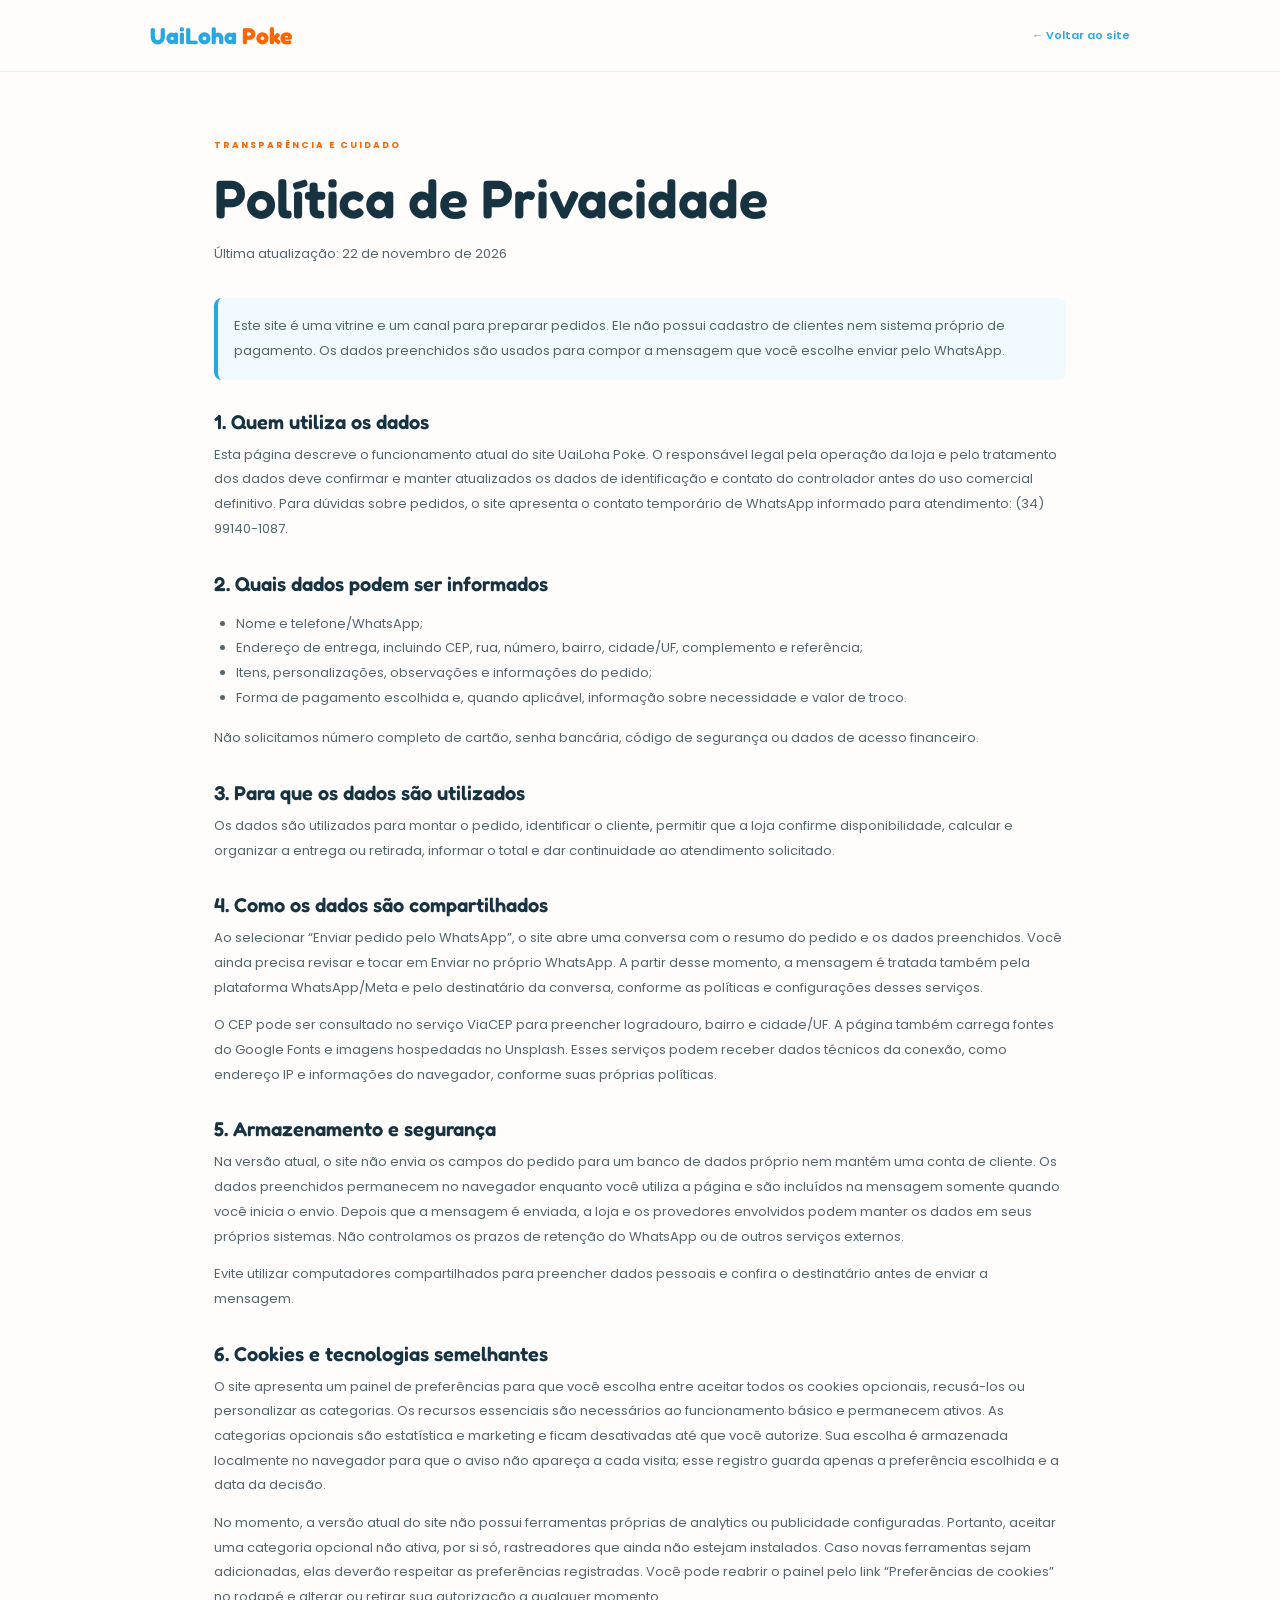
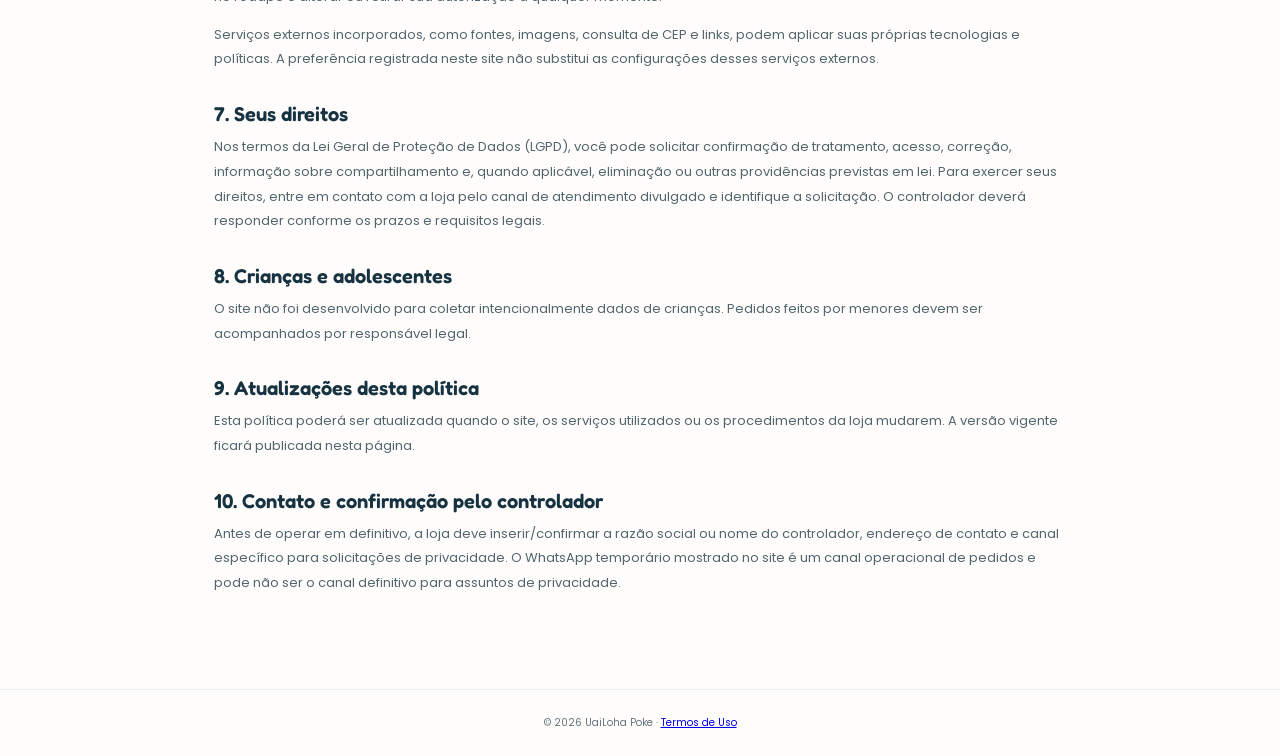
<file: politica-de-privacidade.html>
<!doctype html>
<html lang="pt-BR"><head><meta charset="UTF-8">
  <link rel="icon" type="image/png" href="https://raw.githubusercontent.com/Alexsandrolima255300/Uailoha-Poke/ad8ede3c7702f69f5e012503746adb7264a14dd9/WhatsApp_Image_2026-11-22_at_13.41.46-removebg-preview.png" />
  <link rel="shortcut icon" type="image/png" href="https://raw.githubusercontent.com/Alexsandrolima255300/Uailoha-Poke/ad8ede3c7702f69f5e012503746adb7264a14dd9/WhatsApp_Image_2026-11-22_at_13.41.46-removebg-preview.png" />
  <link rel="apple-touch-icon" href="https://raw.githubusercontent.com/Alexsandrolima255300/Uailoha-Poke/ad8ede3c7702f69f5e012503746adb7264a14dd9/WhatsApp_Image_2026-11-22_at_13.41.46-removebg-preview.png" />
<meta name="viewport" content="width=device-width, initial-scale=1"><meta name="theme-color" content="#fffdfc"><meta name="description" content="Entenda quais dados são utilizados no pedido da UaiLoha Poke, para quais finalidades e como são compartilhados."><meta name="robots" content="index,follow"><link rel="canonical" href="https://uailoha-poke.vercel.app/politica-de-privacidade.html"><link rel="preconnect" href="https://fonts.googleapis.com"><link rel="preconnect" href="https://fonts.gstatic.com" crossorigin><link href="https://fonts.googleapis.com/css2?family=Fredoka:wght@500;600;700&family=Poppins:wght@400;500;600;700&display=swap" rel="stylesheet"><link rel="stylesheet" href="styles.css"><style>
.legal-page{min-height:100vh;background:#fffdfc}.legal-header{padding:22px max(6%,calc((100% - 980px)/2));display:flex;align-items:center;justify-content:space-between;border-bottom:1px solid #e9eff1}.legal-brand{font:700 23px var(--fredoka);color:#26a9e1;text-decoration:none}.legal-brand span{color:#ff6600}.legal-back{font:600 11px var(--poppins);color:#26a9e1;text-decoration:none}.legal-content{max-width:900px;margin:0 auto;padding:58px 24px 80px}.legal-content .eyebrow{color:#ff6600}.legal-content h1{font:600 clamp(36px,6vw,54px)/1.05 var(--fredoka);color:#173342;margin:15px 0}.legal-updated{font:400 11px var(--poppins);color:#65737a;margin-bottom:32px}.legal-content h2{font:600 20px var(--fredoka);color:#173342;margin:30px 0 9px}.legal-content p,.legal-content li{font:400 13px/1.9 var(--poppins);color:#53656d}.legal-content ul{padding-left:22px}.legal-alert{background:#f0faff;border-left:4px solid #26a9e1;border-radius:8px;padding:16px;margin:22px 0}.legal-alert p{margin:0}.legal-footer{text-align:center;padding:25px;border-top:1px solid #e9eff1;font:400 10px var(--poppins);color:#65737a}@media(max-width:600px){.legal-header{padding:18px 20px}.legal-content{padding:40px 20px 60px}.legal-content p,.legal-content li{font-size:12px}}
</style><title>Política de Privacidade | UaiLoha Poke</title></head>
<body class="legal-page"><header class="legal-header"><a class="legal-brand" href="index.html">UaiLoha <span>Poke</span></a><a class="legal-back" href="index.html">← Voltar ao site</a></header>
<main class="legal-content"><span class="eyebrow">TRANSPARÊNCIA E CUIDADO</span><h1>Política de Privacidade</h1><p class="legal-updated">Última atualização: 22 de novembro de 2026</p>
<div class="legal-alert"><p>Este site é uma vitrine e um canal para preparar pedidos. Ele não possui cadastro de clientes nem sistema próprio de pagamento. Os dados preenchidos são usados para compor a mensagem que você escolhe enviar pelo WhatsApp.</p></div>
<h2>1. Quem utiliza os dados</h2><p>Esta página descreve o funcionamento atual do site UaiLoha Poke. O responsável legal pela operação da loja e pelo tratamento dos dados deve confirmar e manter atualizados os dados de identificação e contato do controlador antes do uso comercial definitivo. Para dúvidas sobre pedidos, o site apresenta o contato temporário de WhatsApp informado para atendimento: (34) 99140-1087.</p>
<h2>2. Quais dados podem ser informados</h2><ul><li>Nome e telefone/WhatsApp;</li><li>Endereço de entrega, incluindo CEP, rua, número, bairro, cidade/UF, complemento e referência;</li><li>Itens, personalizações, observações e informações do pedido;</li><li>Forma de pagamento escolhida e, quando aplicável, informação sobre necessidade e valor de troco.</li></ul><p>Não solicitamos número completo de cartão, senha bancária, código de segurança ou dados de acesso financeiro.</p>
<h2>3. Para que os dados são utilizados</h2><p>Os dados são utilizados para montar o pedido, identificar o cliente, permitir que a loja confirme disponibilidade, calcular e organizar a entrega ou retirada, informar o total e dar continuidade ao atendimento solicitado.</p>
<h2>4. Como os dados são compartilhados</h2><p>Ao selecionar “Enviar pedido pelo WhatsApp”, o site abre uma conversa com o resumo do pedido e os dados preenchidos. Você ainda precisa revisar e tocar em Enviar no próprio WhatsApp. A partir desse momento, a mensagem é tratada também pela plataforma WhatsApp/Meta e pelo destinatário da conversa, conforme as políticas e configurações desses serviços.</p><p>O CEP pode ser consultado no serviço ViaCEP para preencher logradouro, bairro e cidade/UF. A página também carrega fontes do Google Fonts e imagens hospedadas no Unsplash. Esses serviços podem receber dados técnicos da conexão, como endereço IP e informações do navegador, conforme suas próprias políticas.</p>
<h2>5. Armazenamento e segurança</h2><p>Na versão atual, o site não envia os campos do pedido para um banco de dados próprio nem mantém uma conta de cliente. Os dados preenchidos permanecem no navegador enquanto você utiliza a página e são incluídos na mensagem somente quando você inicia o envio. Depois que a mensagem é enviada, a loja e os provedores envolvidos podem manter os dados em seus próprios sistemas. Não controlamos os prazos de retenção do WhatsApp ou de outros serviços externos.</p><p>Evite utilizar computadores compartilhados para preencher dados pessoais e confira o destinatário antes de enviar a mensagem.</p>
<h2 id="cookies">6. Cookies e tecnologias semelhantes</h2><p>O site apresenta um painel de preferências para que você escolha entre aceitar todos os cookies opcionais, recusá-los ou personalizar as categorias. Os recursos essenciais são necessários ao funcionamento básico e permanecem ativos. As categorias opcionais são estatística e marketing e ficam desativadas até que você autorize. Sua escolha é armazenada localmente no navegador para que o aviso não apareça a cada visita; esse registro guarda apenas a preferência escolhida e a data da decisão.</p><p>No momento, a versão atual do site não possui ferramentas próprias de analytics ou publicidade configuradas. Portanto, aceitar uma categoria opcional não ativa, por si só, rastreadores que ainda não estejam instalados. Caso novas ferramentas sejam adicionadas, elas deverão respeitar as preferências registradas. Você pode reabrir o painel pelo link “Preferências de cookies” no rodapé e alterar ou retirar sua autorização a qualquer momento.</p><p>Serviços externos incorporados, como fontes, imagens, consulta de CEP e links, podem aplicar suas próprias tecnologias e políticas. A preferência registrada neste site não substitui as configurações desses serviços externos.</p>
<h2>7. Seus direitos</h2><p>Nos termos da Lei Geral de Proteção de Dados (LGPD), você pode solicitar confirmação de tratamento, acesso, correção, informação sobre compartilhamento e, quando aplicável, eliminação ou outras providências previstas em lei. Para exercer seus direitos, entre em contato com a loja pelo canal de atendimento divulgado e identifique a solicitação. O controlador deverá responder conforme os prazos e requisitos legais.</p>
<h2>8. Crianças e adolescentes</h2><p>O site não foi desenvolvido para coletar intencionalmente dados de crianças. Pedidos feitos por menores devem ser acompanhados por responsável legal.</p>
<h2>9. Atualizações desta política</h2><p>Esta política poderá ser atualizada quando o site, os serviços utilizados ou os procedimentos da loja mudarem. A versão vigente ficará publicada nesta página.</p>
<h2>10. Contato e confirmação pelo controlador</h2><p>Antes de operar em definitivo, a loja deve inserir/confirmar a razão social ou nome do controlador, endereço de contato e canal específico para solicitações de privacidade. O WhatsApp temporário mostrado no site é um canal operacional de pedidos e pode não ser o canal definitivo para assuntos de privacidade.</p>
</main><footer class="legal-footer">© 2026 UaiLoha Poke · <a href="termos-de-uso.html">Termos de Uso</a></footer></body></html>
</file>
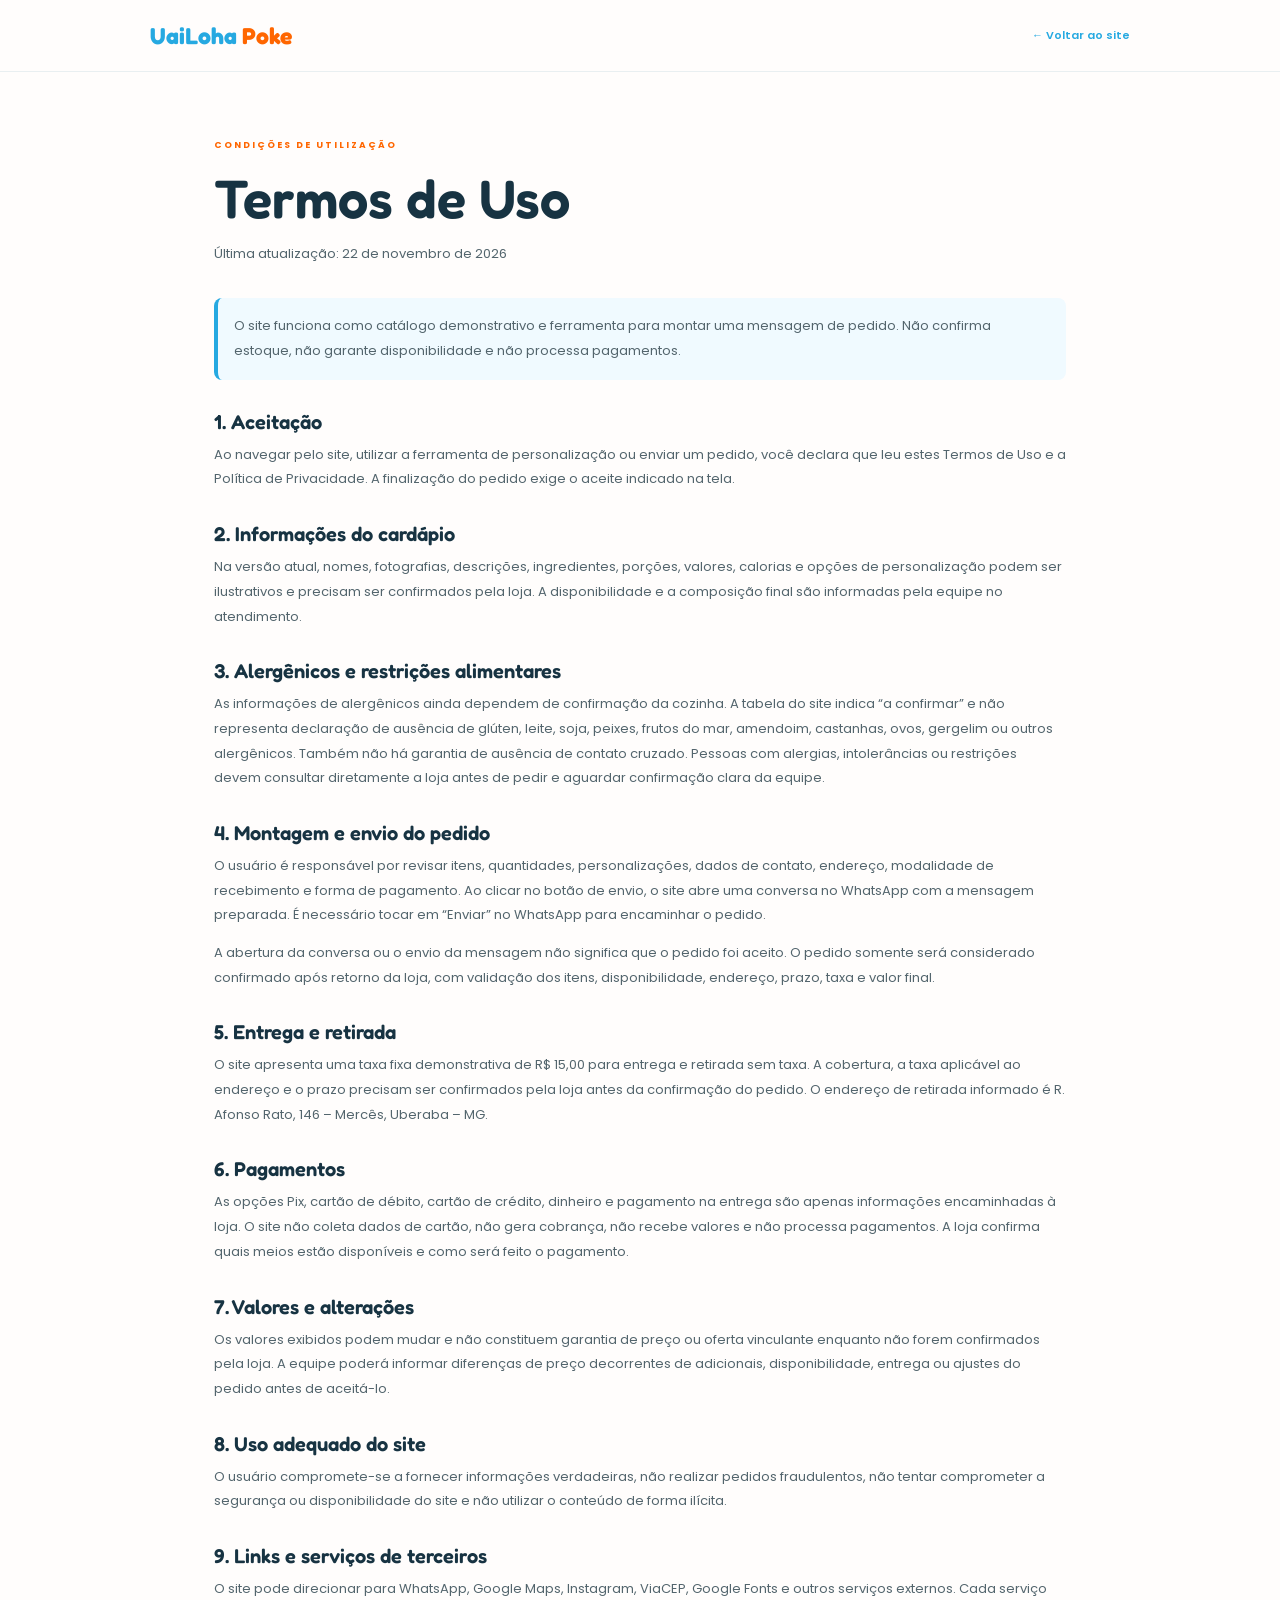
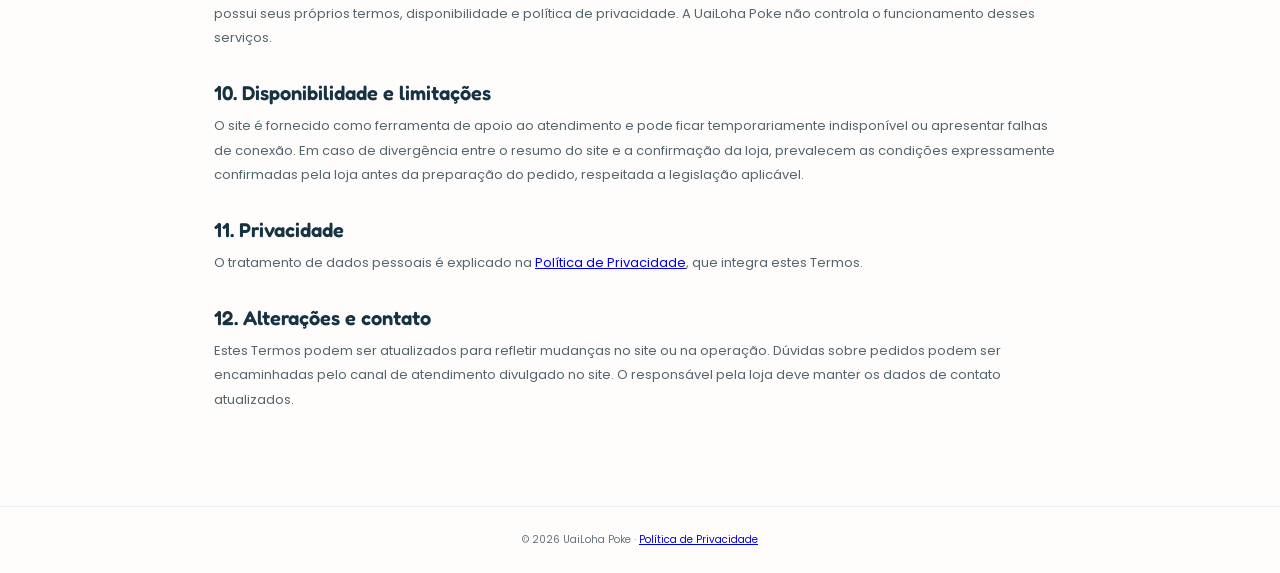
<file: termos-de-uso.html>
<!doctype html>
<html lang="pt-BR"><head><meta charset="UTF-8">
  <link rel="icon" type="image/png" href="https://raw.githubusercontent.com/Alexsandrolima255300/Uailoha-Poke/ad8ede3c7702f69f5e012503746adb7264a14dd9/WhatsApp_Image_2026-11-22_at_13.41.46-removebg-preview.png" />
  <link rel="shortcut icon" type="image/png" href="https://raw.githubusercontent.com/Alexsandrolima255300/Uailoha-Poke/ad8ede3c7702f69f5e012503746adb7264a14dd9/WhatsApp_Image_2026-11-22_at_13.41.46-removebg-preview.png" />
  <link rel="apple-touch-icon" href="https://raw.githubusercontent.com/Alexsandrolima255300/Uailoha-Poke/ad8ede3c7702f69f5e012503746adb7264a14dd9/WhatsApp_Image_2026-11-22_at_13.41.46-removebg-preview.png" />
<meta name="viewport" content="width=device-width, initial-scale=1"><meta name="theme-color" content="#fffdfc"><meta name="description" content="Consulte as condições de navegação, montagem e envio de pedidos pelo site da UaiLoha Poke em Uberaba."><meta name="robots" content="index,follow"><link rel="canonical" href="https://uailoha-poke.vercel.app/termos-de-uso.html"><link rel="preconnect" href="https://fonts.googleapis.com"><link rel="preconnect" href="https://fonts.gstatic.com" crossorigin><link href="https://fonts.googleapis.com/css2?family=Fredoka:wght@500;600;700&family=Poppins:wght@400;500;600;700&display=swap" rel="stylesheet"><link rel="stylesheet" href="styles.css"><style>
.legal-page{min-height:100vh;background:#fffdfc}.legal-header{padding:22px max(6%,calc((100% - 980px)/2));display:flex;align-items:center;justify-content:space-between;border-bottom:1px solid #e9eff1}.legal-brand{font:700 23px var(--fredoka);color:#26a9e1;text-decoration:none}.legal-brand span{color:#ff6600}.legal-back{font:600 11px var(--poppins);color:#26a9e1;text-decoration:none}.legal-content{max-width:900px;margin:0 auto;padding:58px 24px 80px}.legal-content .eyebrow{color:#ff6600}.legal-content h1{font:600 clamp(36px,6vw,54px)/1.05 var(--fredoka);color:#173342;margin:15px 0}.legal-updated{font:400 11px var(--poppins);color:#65737a;margin-bottom:32px}.legal-content h2{font:600 20px var(--fredoka);color:#173342;margin:30px 0 9px}.legal-content p,.legal-content li{font:400 13px/1.9 var(--poppins);color:#53656d}.legal-content ul{padding-left:22px}.legal-alert{background:#f0faff;border-left:4px solid #26a9e1;border-radius:8px;padding:16px;margin:22px 0}.legal-alert p{margin:0}.legal-footer{text-align:center;padding:25px;border-top:1px solid #e9eff1;font:400 10px var(--poppins);color:#65737a}@media(max-width:600px){.legal-header{padding:18px 20px}.legal-content{padding:40px 20px 60px}.legal-content p,.legal-content li{font-size:12px}}
</style><title>Termos de Uso | UaiLoha Poke</title></head>
<body class="legal-page"><header class="legal-header"><a class="legal-brand" href="index.html">UaiLoha <span>Poke</span></a><a class="legal-back" href="index.html">← Voltar ao site</a></header>
<main class="legal-content"><span class="eyebrow">CONDIÇÕES DE UTILIZAÇÃO</span><h1>Termos de Uso</h1><p class="legal-updated">Última atualização: 22 de novembro de 2026</p>
<div class="legal-alert"><p>O site funciona como catálogo demonstrativo e ferramenta para montar uma mensagem de pedido. Não confirma estoque, não garante disponibilidade e não processa pagamentos.</p></div>
<h2>1. Aceitação</h2><p>Ao navegar pelo site, utilizar a ferramenta de personalização ou enviar um pedido, você declara que leu estes Termos de Uso e a Política de Privacidade. A finalização do pedido exige o aceite indicado na tela.</p>
<h2>2. Informações do cardápio</h2><p>Na versão atual, nomes, fotografias, descrições, ingredientes, porções, valores, calorias e opções de personalização podem ser ilustrativos e precisam ser confirmados pela loja. A disponibilidade e a composição final são informadas pela equipe no atendimento.</p>
<h2>3. Alergênicos e restrições alimentares</h2><p>As informações de alergênicos ainda dependem de confirmação da cozinha. A tabela do site indica “a confirmar” e não representa declaração de ausência de glúten, leite, soja, peixes, frutos do mar, amendoim, castanhas, ovos, gergelim ou outros alergênicos. Também não há garantia de ausência de contato cruzado. Pessoas com alergias, intolerâncias ou restrições devem consultar diretamente a loja antes de pedir e aguardar confirmação clara da equipe.</p>
<h2>4. Montagem e envio do pedido</h2><p>O usuário é responsável por revisar itens, quantidades, personalizações, dados de contato, endereço, modalidade de recebimento e forma de pagamento. Ao clicar no botão de envio, o site abre uma conversa no WhatsApp com a mensagem preparada. É necessário tocar em “Enviar” no WhatsApp para encaminhar o pedido.</p><p>A abertura da conversa ou o envio da mensagem não significa que o pedido foi aceito. O pedido somente será considerado confirmado após retorno da loja, com validação dos itens, disponibilidade, endereço, prazo, taxa e valor final.</p>
<h2>5. Entrega e retirada</h2><p>O site apresenta uma taxa fixa demonstrativa de R$ 15,00 para entrega e retirada sem taxa. A cobertura, a taxa aplicável ao endereço e o prazo precisam ser confirmados pela loja antes da confirmação do pedido. O endereço de retirada informado é R. Afonso Rato, 146 – Mercês, Uberaba – MG.</p>
<h2>6. Pagamentos</h2><p>As opções Pix, cartão de débito, cartão de crédito, dinheiro e pagamento na entrega são apenas informações encaminhadas à loja. O site não coleta dados de cartão, não gera cobrança, não recebe valores e não processa pagamentos. A loja confirma quais meios estão disponíveis e como será feito o pagamento.</p>
<h2>7. Valores e alterações</h2><p>Os valores exibidos podem mudar e não constituem garantia de preço ou oferta vinculante enquanto não forem confirmados pela loja. A equipe poderá informar diferenças de preço decorrentes de adicionais, disponibilidade, entrega ou ajustes do pedido antes de aceitá-lo.</p>
<h2>8. Uso adequado do site</h2><p>O usuário compromete-se a fornecer informações verdadeiras, não realizar pedidos fraudulentos, não tentar comprometer a segurança ou disponibilidade do site e não utilizar o conteúdo de forma ilícita.</p>
<h2>9. Links e serviços de terceiros</h2><p>O site pode direcionar para WhatsApp, Google Maps, Instagram, ViaCEP, Google Fonts e outros serviços externos. Cada serviço possui seus próprios termos, disponibilidade e política de privacidade. A UaiLoha Poke não controla o funcionamento desses serviços.</p>
<h2>10. Disponibilidade e limitações</h2><p>O site é fornecido como ferramenta de apoio ao atendimento e pode ficar temporariamente indisponível ou apresentar falhas de conexão. Em caso de divergência entre o resumo do site e a confirmação da loja, prevalecem as condições expressamente confirmadas pela loja antes da preparação do pedido, respeitada a legislação aplicável.</p>
<h2>11. Privacidade</h2><p>O tratamento de dados pessoais é explicado na <a href="politica-de-privacidade.html">Política de Privacidade</a>, que integra estes Termos.</p>
<h2>12. Alterações e contato</h2><p>Estes Termos podem ser atualizados para refletir mudanças no site ou na operação. Dúvidas sobre pedidos podem ser encaminhadas pelo canal de atendimento divulgado no site. O responsável pela loja deve manter os dados de contato atualizados.</p>
</main><footer class="legal-footer">© 2026 UaiLoha Poke · <a href="politica-de-privacidade.html">Política de Privacidade</a></footer></body></html>
</file>
<file: styles.css>
:root{--blue:#26a9e1;--orange:#ff6600;--cream:#fffdfc;--ink:#173342;--muted:#65737a;--line:#e9eff1;--fredoka:"Fredoka",sans-serif;--poppins:"Poppins",sans-serif}*{box-sizing:border-box}html{scroll-behavior:smooth}body{margin:0;background:var(--cream);color:var(--ink);font-family:var(--poppins);-webkit-font-smoothing:antialiased}.announcement{height:30px;background:var(--blue);color:white;display:flex;align-items:center;justify-content:center;gap:10px;font-size:9px;font-weight:700;letter-spacing:1.8px}.announcement span{color:#fff;font-size:13px}.site-header{height:82px;padding:0 7.2%;display:flex;align-items:center;justify-content:space-between;background:var(--cream);position:relative;z-index:5;border-bottom:1px solid rgba(23,51,66,.06)}.brand{display:inline-flex;align-items:center;gap:9px;text-decoration:none;color:var(--blue)}.brand-mark{display:grid;place-items:center;width:39px;height:39px;border-radius:50%;background:var(--orange);color:white;font-size:23px}.brand-name{font:700 25px/ .8 var(--fredoka);letter-spacing:-1px}.brand-name>span{display:block;color:var(--orange);font-size:11px;letter-spacing:4px;margin-top:5px}.main-nav{display:flex;align-items:center;gap:37px}.main-nav a,.text-link{font-size:11px;font-weight:600;text-decoration:none;color:var(--ink);transition:.2s}.main-nav a:hover,.text-link:hover{color:var(--orange)}.main-nav .nav-cta{background:var(--orange);color:white;padding:13px 20px;border-radius:30px}.nav-cta span{margin-left:12px}.menu-toggle{display:none}.hero{position:relative;min-height:610px;padding:76px 10% 75px;display:grid;grid-template-columns:1fr 1fr;align-items:center;gap:5%;overflow:hidden;background:linear-gradient(110deg,#fffdfc 0%,#fffdfc 55%,#f0faff 55%,#f0faff 100%)}.hero-copy{max-width:510px;position:relative;z-index:2}.eyebrow{display:inline-flex;align-items:center;gap:9px;color:var(--orange);font-size:9px;font-weight:700;letter-spacing:2px}.eyebrow-dot{width:7px;height:7px;background:var(--blue);border-radius:50%}h1,h2,h3,p{margin-top:0}.hero h1{font:600 clamp(52px,6vw,82px)/.98 var(--fredoka);letter-spacing:-2.5px;margin:22px 0;color:var(--ink)}h1 em,h2 em{font-style:normal;color:var(--orange)}.hero-copy>p,.intro-copy>p,.section-heading>p{font-size:13px;line-height:2;color:var(--muted);max-width:400px}.hero-actions{display:flex;align-items:center;gap:25px;margin-top:30px}.button{display:inline-flex;align-items:center;gap:25px;padding:16px 22px;border-radius:30px;text-decoration:none;font-size:11px;font-weight:700;transition:transform .2s,box-shadow .2s}.button:hover{transform:translateY(-3px);box-shadow:0 9px 22px #17334220}.hero-actions .button-primary{position:relative;isolation:isolate;justify-content:center;gap:18px;padding:17px 38px;min-height:50px;border-radius:50% / 42%;clip-path:none;background:linear-gradient(180deg,#ff7a1c 0%,var(--orange) 52%,#f45b00 100%);color:#fff;background-image:linear-gradient(180deg,transparent 46%,#ffffff55 49%,#ffffff55 51%,transparent 54%),linear-gradient(180deg,#ff7a1c 0%,var(--orange) 52%,#f45b00 100%);filter:drop-shadow(0 5px 5px #ff660033);transition:transform .2s,filter .2s}.hero-actions .button-primary:hover{transform:translateY(-3px) rotate(-1deg);filter:drop-shadow(0 9px 8px #ff660044)}.button span{font-size:16px}.text-link span{font-size:16px;margin-left:8px;color:var(--orange)}.hero-note{display:flex;align-items:center;gap:12px;margin-top:57px;font-size:8px;line-height:1.8;letter-spacing:1.3px;color:var(--muted)}.hero-note b{color:var(--ink)}.note-flower{font-size:28px;color:var(--blue)}.hero-visual{position:relative;max-width:510px;justify-self:center;width:100%;padding:15px}.hero-photo-wrap{height:420px;border-radius:48% 48% 43% 43%;overflow:hidden;transform:rotate(3deg);box-shadow:0 20px 60px #17334220;border:9px solid white}.hero-photo{width:100%;height:100%;object-fit:cover}.photo-sticker{position:absolute;display:grid;place-content:center;text-align:center;width:93px;height:93px;border-radius:50%;font:600 12px/1.15 var(--fredoka);letter-spacing:1px;box-shadow:0 8px 20px #17334220}.sticker-top{right:-2px;top:18px;background:var(--blue);color:white;transform:rotate(12deg)}.sticker-top b{font-size:18px}.sticker-bottom{left:-12px;bottom:25px;background:var(--orange);color:white;transform:rotate(-10deg);font-size:9px}.sticker-bottom span{font-size:21px}.decor{position:absolute;color:var(--orange);font-size:48px}.decor-one{left:-28px;top:38px}.decor-two{right:1px;bottom:0;color:var(--blue);font-size:36px}.hero-bottom{position:absolute;bottom:0;left:0;right:0;height:40px;padding:0 7%;display:flex;justify-content:space-between;align-items:center;border-top:1px solid #17334212;color:#8b999e;font-size:8px;font-weight:600;letter-spacing:1.5px}.section-pad{padding:105px 12%}.intro{display:grid;grid-template-columns:1fr 1fr;align-items:center;gap:12%;background:white}.intro-art{position:relative;max-width:440px}.intro-art img{display:block;width:100%;height:360px;object-fit:cover;border-radius:12px 100px 12px 12px}.round-stamp{position:absolute;right:-32px;bottom:22px;width:112px;height:112px;border-radius:50%;display:grid;place-content:center;text-align:center;background:var(--blue);color:white;font:600 12px/1.3 var(--fredoka);letter-spacing:1px;transform:rotate(9deg);border:5px solid white}.round-stamp b{font-size:20px}.intro-copy h2,.section-heading h2,.closing-cta h2{font:600 clamp(38px,4.5vw,58px)/1.08 var(--fredoka);letter-spacing:-1px;margin:18px 0}.intro-copy>p{max-width:430px;margin-bottom:25px}.orange-link{color:var(--orange)}.build-section{background:#f1faff}.section-heading{text-align:center;max-width:600px;margin:0 auto 43px}.section-heading h2{margin:14px 0}.section-heading>p{margin:0 auto;max-width:500px}.build-grid{display:grid;grid-template-columns:repeat(3,1fr);gap:18px}.build-card{min-height:255px;padding:24px 25px;border-radius:12px;position:relative;overflow:hidden}.card-blue{background:#dff4fd}.card-orange{background:#fff0e7}.card-cream{background:#fffdfc;border:1px solid #e9eff1}.card-number{font-size:8px;font-weight:700;letter-spacing:1.7px;color:#73848a}.ingredient-art{height:100px;display:grid;place-items:center;font-size:74px;font-family:var(--fredoka);line-height:1}.art-base{color:var(--blue)}.art-flavor{color:var(--orange)}.art-finish{color:var(--blue)}.build-card h3{font:600 21px var(--fredoka);margin:9px 0 5px}.build-card p{font-size:10px;line-height:1.8;color:var(--muted);margin:0;max-width:240px}.menu-disclaimer{text-align:center;font-size:9px;color:#8b999e;margin:20px 0 0}.closing-cta{position:relative;text-align:center;background:var(--orange);color:white;padding:83px 20px 88px;overflow:hidden}.closing-cta .eyebrow{color:#fff4e9}.closing-cta h2{font-size:clamp(43px,5vw,65px);margin:15px 0}.closing-cta h2 em{color:#173342}.closing-cta p{font-size:12px;color:#fff1e7;margin-bottom:25px}.cta-flower{position:absolute;left:12%;top:28px;font-size:75px;opacity:.18}.button-light{background:white;color:var(--orange)}.site-footer{min-height:95px;padding:22px 7%;display:flex;align-items:center;justify-content:space-between;background:#fff;color:#89969b;font-size:8px;letter-spacing:1.2px}.footer-brand .brand-mark{width:32px;height:32px;font-size:18px}.footer-brand .brand-name{font-size:20px}.footer-brand .brand-name>span{font-size:9px}.site-footer>span b{color:var(--orange);font-size:13px}@media(max-width:850px){.site-header{padding:0 5%;height:72px}.main-nav{gap:18px}.hero{padding:60px 7% 70px;gap:2%}.hero-photo-wrap{height:350px}.section-pad{padding:80px 8%}.intro{gap:9%}}@media(max-width:650px){.announcement{height:27px;font-size:8px;letter-spacing:1.2px}.site-header{height:68px}.brand-name{font-size:22px}.brand-mark{width:34px;height:34px}.menu-toggle{display:flex;flex-direction:column;gap:5px;border:0;background:none;padding:10px}.menu-toggle i{width:22px;height:2px;background:var(--ink);display:block}.main-nav{display:none;position:absolute;top:68px;left:0;right:0;padding:20px 6% 25px;background:white;box-shadow:0 15px 20px #17334212;flex-direction:column;align-items:stretch;gap:20px}.main-nav.open{display:flex}.main-nav a{font-size:12px}.main-nav .nav-cta{text-align:center}.hero{display:flex;flex-direction:column;align-items:stretch;padding:53px 7% 65px;background:linear-gradient(180deg,#fffdfc 0%,#fffdfc 48%,#f0faff 48%,#f0faff 100%);gap:35px}.hero h1{font-size:58px;letter-spacing:-2px;margin:17px 0}.hero-copy>p{font-size:12px;max-width:330px}.hero-actions{gap:17px;flex-wrap:wrap;margin-top:23px}.button{padding:14px 18px;gap:15px}.hero-note{margin-top:28px}.hero-visual{max-width:390px;width:90%;padding:10px}.hero-photo-wrap{height:300px;border-width:7px}.photo-sticker{width:78px;height:78px;font-size:10px}.sticker-top{right:-10px;top:8px}.sticker-bottom{left:-13px;bottom:16px;font-size:8px}.decor-one{left:-18px;top:22px;font-size:35px}.hero-bottom{height:34px;padding:0 6%;font-size:6px;letter-spacing:.8px}.hero-bottom span:last-child{display:none}.section-pad{padding:70px 7%}.intro{display:flex;flex-direction:column;align-items:stretch;gap:43px}.intro-art{width:88%;margin:0 auto}.intro-art img{height:280px}.round-stamp{width:95px;height:95px;right:-26px;font-size:10px}.intro-copy h2,.section-heading h2{font-size:43px}.intro-copy>p,.section-heading>p{font-size:11px}.build-grid{grid-template-columns:1fr;gap:12px}.build-card{min-height:205px;padding:20px 23px}.ingredient-art{height:75px;font-size:58px}.build-card h3{font-size:20px}.closing-cta{padding:70px 20px 75px}.closing-cta h2{font-size:48px}.cta-flower{left:4%;font-size:52px}.site-footer{padding:23px 6%;gap:15px;flex-wrap:wrap}.site-footer>span:nth-child(2){order:3;width:100%;text-align:center}.site-footer>span:last-child{font-size:7px}}
/* Logo oficial enviado pelo cliente */
.brand-logo{display:block;width:190px;height:58px;object-fit:contain;object-position:left center}.footer-logo{width:160px;height:48px}@media(max-width:650px){.brand-logo{width:158px;height:50px}.footer-logo{width:145px;height:44px}}

/* Ajuste fino: logo proporcional e contida no cabeçalho */
.site-header{height:76px;min-height:76px}
.site-header .brand{height:100%;display:flex;align-items:center;flex:0 0 auto;max-width:195px;overflow:hidden}
.site-header .brand-logo{width:auto!important;height:auto!important;max-width:170px!important;max-height:50px!important;object-fit:contain;object-position:left center}
.site-footer .footer-logo{width:auto!important;height:auto!important;max-width:155px!important;max-height:44px!important;object-fit:contain}
@media(max-width:650px){
  .site-header{height:68px;min-height:68px}
  .site-header .brand{max-width:162px}
  .site-header .brand-logo{max-width:145px!important;max-height:43px!important}
  .site-footer .footer-logo{max-width:135px!important;max-height:39px!important}
}


/* Cardápio demonstrativo */
.menu-grid{display:grid;grid-template-columns:repeat(2,minmax(0,1fr));gap:22px;max-width:980px;margin:0 auto}
.menu-card{background:#fff;border:1px solid #e9eff1;border-radius:16px;overflow:hidden;box-shadow:0 8px 26px #1733420b;transition:transform .22s,box-shadow .22s}
.menu-card:hover{transform:translateY(-5px);box-shadow:0 15px 32px #17334216}
.menu-photo{height:230px;position:relative;overflow:hidden;background:#eaf7fc}
.menu-photo img{width:100%;height:100%;object-fit:cover;display:block;transition:transform .35s}
.menu-card:hover .menu-photo img{transform:scale(1.04)}
.menu-tag{position:absolute;top:15px;left:15px;background:var(--blue);color:#fff;padding:8px 12px;border-radius:30px;font-size:8px;font-weight:700;letter-spacing:1px}
.menu-tag.tag-orange{background:var(--orange)}
.menu-info{padding:20px 21px 17px}
.menu-title-row{display:flex;align-items:center;justify-content:space-between;gap:12px}
.menu-title-row h3{font:600 23px var(--fredoka);margin:0;color:var(--ink)}
.menu-title-row strong{font:700 17px var(--fredoka);color:var(--orange);white-space:nowrap}
.menu-info>p{font-size:10px;line-height:1.9;color:var(--muted);margin:11px 0 16px;min-height:38px}
.menu-meta{border-top:1px solid var(--line);padding-top:12px;display:flex;justify-content:space-between;gap:10px;color:#829198;font-size:9px;font-weight:600}
.menu-disclaimer{max-width:720px;margin:24px auto 0;padding:12px 16px;border:1px dashed #cbdfe8;border-radius:9px;line-height:1.7}
@media(max-width:650px){.menu-grid{grid-template-columns:1fr;gap:16px}.menu-photo{height:210px}.menu-info{padding:17px}.menu-title-row h3{font-size:21px}.menu-title-row strong{font-size:16px}.menu-info>p{min-height:0}.menu-disclaimer{font-size:8px;margin-top:18px}}

/* Personalização do poke e sacola */
.bag-button{border:0;background:#e7f6fc;color:var(--ink);border-radius:30px;padding:11px 15px;font:600 11px var(--poppins);cursor:pointer;display:flex;align-items:center;gap:8px}
.bag-button b{background:var(--orange);color:#fff;border-radius:50%;min-width:20px;height:20px;display:grid;place-items:center;font-size:10px}
.menu-card{cursor:pointer}.menu-card:focus-within{outline:2px solid var(--blue)}
.ui-overlay,.bag-overlay{position:fixed;inset:0;background:#10232dcc;z-index:30;display:none;align-items:center;justify-content:center;padding:22px}
.ui-overlay.open,.bag-overlay.open{display:flex}
.customizer-panel{position:relative;background:#fffdfc;width:min(960px,100%);max-height:92vh;overflow:auto;border-radius:20px;display:grid;grid-template-columns:.85fr 1.15fr;box-shadow:0 25px 80px #07192355}
.customizer-image{min-height:100%;background:#eaf7fc}.customizer-image img{width:100%;height:100%;min-height:540px;object-fit:cover;display:block}
.customizer-content{padding:35px 34px 30px}.customizer-content h2,.bag-heading h2{font:600 35px var(--fredoka);margin:8px 0;color:var(--ink)}.customizer-content>p{font-size:11px;color:var(--muted);line-height:1.8}
.panel-close{border:0;background:#fff;color:var(--ink);font-size:28px;width:38px;height:38px;border-radius:50%;cursor:pointer;box-shadow:0 2px 12px #17334218}
.customizer-panel>.panel-close{position:absolute;right:14px;top:14px;z-index:2}
.ingredient-group{border-top:1px solid var(--line);padding:15px 0 10px}.ingredient-group h3{font:600 17px var(--fredoka);margin:0 0 10px}.ingredient-options{display:grid;grid-template-columns:repeat(2,minmax(0,1fr));gap:8px}
.ingredient-option{display:flex;align-items:center;gap:8px;border:1px solid #e5edf0;border-radius:9px;padding:9px;font-size:10px;color:var(--ink);cursor:pointer}
.ingredient-option input{accent-color:var(--orange);width:15px;height:15px}.ingredient-option span{flex:1}.ingredient-option small{color:var(--orange);font-weight:700;white-space:nowrap}
.nutrition-note{font-size:9px;line-height:1.6;color:#829198;padding:9px 0}
.custom-totals{display:flex;justify-content:space-between;gap:12px;background:#eff9fd;border-radius:12px;padding:14px 16px;margin:8px 0 15px}
.custom-totals div{display:flex;flex-direction:column;gap:4px}.custom-totals small{font-size:8px;letter-spacing:1px;color:#73848a;font-weight:700}.custom-totals strong{font:600 21px var(--fredoka);color:var(--orange)}
.add-to-bag{border:0;cursor:pointer;width:100%;justify-content:center}
.bag-overlay{justify-content:flex-end;padding:0}.bag-panel{height:100%;width:min(440px,100%);background:#fffdfc;padding:28px 25px;display:flex;flex-direction:column;box-shadow:-15px 0 55px #07192333}
.bag-heading{display:flex;align-items:center;justify-content:space-between;border-bottom:1px solid var(--line);padding-bottom:18px}.bag-heading h2{font-size:29px;margin-bottom:0}.bag-heading h2 span{color:var(--orange)}
.bag-items{flex:1;overflow:auto;padding:15px 0}.bag-empty{text-align:center;color:#829198;font-size:12px;padding:50px 15px}
.bag-item{border-bottom:1px solid var(--line);padding:13px 0;display:grid;grid-template-columns:1fr auto;gap:8px}.bag-item h3{font:600 17px var(--fredoka);margin:0 0 5px}.bag-item p{font-size:9px;line-height:1.6;color:#829198;margin:0}.bag-item strong{color:var(--orange);font:600 16px var(--fredoka)}
.bag-item-actions{display:flex;align-items:center;gap:8px;margin-top:9px}.bag-item-actions button{border:1px solid #dce8ec;background:white;border-radius:7px;padding:4px 9px;cursor:pointer;color:var(--ink)}.bag-item-actions .remove-item{color:#d64e36;border:0}
.bag-footer{border-top:1px solid var(--line);padding-top:16px}.bag-total{display:flex;justify-content:space-between;font-size:13px}.bag-total strong{font:600 23px var(--fredoka);color:var(--orange)}.bag-footer>p{font-size:10px;color:#829198;margin:5px 0 15px}.bag-checkout{border:0;width:100%;justify-content:center;cursor:pointer}.bag-checkout:disabled{opacity:.45;cursor:not-allowed}.bag-footer>small{display:block;text-align:center;font-size:8px;color:#929da2;margin-top:10px}
body.modal-open{overflow:hidden}
@media(max-width:700px){.bag-button{padding:9px 11px;font-size:10px}.customizer-panel{display:block;max-height:94vh}.customizer-image{height:170px;min-height:0}.customizer-image img{height:170px;min-height:0}.customizer-content{padding:22px 18px}.customizer-content h2{font-size:29px}.ingredient-options{gap:6px}.ingredient-option{font-size:9px;padding:8px}.ui-overlay{padding:10px}.customizer-panel>.panel-close{top:10px;right:10px}.bag-panel{padding:22px 18px}}

/* Avaliações e informações comerciais */
.trust-section{background:#fffdfc}
.trust-summary{max-width:920px;margin:0 auto 24px;padding:28px;display:grid;grid-template-columns:200px 1fr;gap:25px;align-items:center;background:#f0faff;border-radius:16px}
.rating-score{display:flex;flex-direction:column;align-items:center;gap:5px}
.rating-score>strong{font:700 58px/.95 var(--fredoka);color:var(--ink)}
.rating-stars{color:#ff9b28;letter-spacing:3px;font-size:19px}
.rating-score small,.reviews-note{font-size:9px;color:#829198}
.trust-facts{display:grid;grid-template-columns:repeat(3,1fr);gap:12px}
.trust-facts div{display:flex;flex-direction:column;gap:6px;padding-left:15px;border-left:1px solid #d8e9f0}
.trust-facts b{font:600 17px var(--fredoka);color:var(--orange)}
.trust-facts span{font-size:9px;line-height:1.6;color:var(--muted)}
.review-grid{max-width:920px;margin:0 auto 35px;display:grid;grid-template-columns:repeat(3,1fr);gap:14px}
.review-grid blockquote{margin:0;padding:22px;background:#fff;border:1px solid var(--line);border-radius:13px;font:500 13px/1.8 var(--poppins);color:var(--ink)}
.review-grid blockquote:before{content:"★★★★★";display:block;color:#ff9b28;letter-spacing:2px;font-size:12px;margin-bottom:10px}
.store-details{max-width:920px;margin:0 auto;padding:27px 30px;border-radius:15px;background:#fff2e9;display:grid;grid-template-columns:1fr 1fr;gap:20px;align-items:center}
.store-details h3{font:600 25px var(--fredoka);margin:8px 0}
.store-details p{font-size:11px;line-height:1.8;color:var(--muted);margin:0}
.store-contact{display:flex;flex-direction:column;align-items:flex-start;gap:10px}
.store-contact>a:not(.button){font-size:11px;font-weight:600;color:var(--ink);text-decoration:none}
.store-contact .button{border:0}
.store-contact small{font-size:9px;color:#829198}
.reviews-note{text-align:center;margin:17px auto 0;max-width:720px;line-height:1.7}
.finalize-order{width:100%;justify-content:center;margin-top:10px;border:0;cursor:pointer}
.finalize-order:disabled{opacity:.45;cursor:not-allowed}
@media(max-width:650px){.trust-summary{grid-template-columns:1fr;padding:22px 16px;gap:22px}.trust-facts{gap:7px}.trust-facts div{padding-left:9px}.trust-facts b{font-size:14px}.trust-facts span{font-size:8px}.review-grid{grid-template-columns:1fr}.review-grid blockquote{font-size:12px}.store-details{grid-template-columns:1fr;padding:23px 19px}.store-contact .button{width:100%;justify-content:center}}

/* Seleção de pagamento e troco na sacola */
.payment-section{padding:15px 0 12px;border-top:1px solid var(--line);margin-top:12px}
.payment-section h3{font:600 18px var(--fredoka);margin:0 0 10px}
.payment-label{display:block;font-size:10px;font-weight:600;color:var(--ink);margin:9px 0 6px}
.payment-section select,.payment-section input[type="number"]{width:100%;padding:11px 12px;border:1px solid #dce8ec;border-radius:9px;background:#fff;color:var(--ink);font:500 10px var(--poppins);outline-color:var(--blue)}
.change-options{padding:9px 11px;margin-top:10px;background:#f0faff;border-radius:10px}
.change-choice{display:flex;gap:20px}
.change-choice label{font-size:10px;display:flex;align-items:center;gap:6px}
.change-choice input{accent-color:var(--orange)}

/* Aceite de termos no checkout */
.terms-acceptance{padding:12px 0 4px;border-top:1px solid var(--line);margin-top:12px}
.terms-acceptance>label{display:flex;align-items:flex-start;gap:9px;font-size:10px;line-height:1.7;color:var(--ink);cursor:pointer}
.terms-acceptance input{margin:2px 0 0;accent-color:var(--orange);width:15px;height:15px;flex:0 0 auto}
.terms-acceptance a{color:var(--orange);font-weight:700;text-decoration:underline}
.terms-acceptance small{display:block;color:#c3442f;font-size:9px;margin-top:5px}
.terms-dialog{border:0;border-radius:16px;padding:0;width:min(520px,calc(100% - 28px));max-height:85vh;box-shadow:0 25px 80px #07192355;color:var(--ink)}
.terms-dialog::backdrop{background:#10232dcc}
.terms-dialog-content{position:relative;padding:28px 25px}
.terms-dialog-content .panel-close{position:absolute;right:12px;top:10px}
.terms-dialog-content h3{font:600 25px var(--fredoka);padding-right:30px;margin:0 0 15px}
.terms-dialog-content p{font-size:11px;line-height:1.8;color:var(--muted)}
.terms-dialog-content .button{border:0;cursor:pointer}


/* Checkout em página própria — navegação clara e layout responsivo */
body.checkout-open{overflow:hidden}
body.checkout-open>.announcement,body.checkout-open>.site-header,body.checkout-open>main,body.checkout-open>.site-footer{visibility:hidden}
.bag-overlay{z-index:60;align-items:stretch;justify-content:stretch;padding:0;background:#f5fbfd;overflow-y:auto}
.bag-overlay.open{display:flex}
.bag-panel.checkout-page{width:100%;height:100%;min-height:100vh;max-height:none;overflow:auto;border-radius:0;box-shadow:none;padding:0 clamp(22px,6vw,92px) 48px;background:#f8fcfd;display:grid;grid-template-columns:minmax(0,1fr) minmax(330px,420px);grid-template-rows:auto auto 1fr;column-gap:clamp(28px,5vw,76px);align-content:start}
.checkout-topbar{grid-column:1/-1;display:flex;align-items:center;justify-content:space-between;gap:18px;padding:22px 0;border-bottom:1px solid #e1edf1;margin-bottom:35px}
.checkout-back{border:0;background:transparent;color:var(--ink);font:600 11px var(--poppins);cursor:pointer;padding:10px 0}
.checkout-back span{font-size:19px;color:var(--orange);vertical-align:-2px;margin-right:7px}
.checkout-steps{display:flex;align-items:center;gap:14px;color:#9aa9af;font-size:9px;letter-spacing:.5px}
.checkout-steps i{width:42px;height:1px;background:#d8e7ec}.checkout-steps b{font-weight:600;margin-left:5px}
.checkout-steps .step-done{color:#7b9aa6}.checkout-steps .step-current{color:var(--orange);font-weight:700}
.checkout-secure{font-size:9px;color:#7b929c}
.bag-heading{grid-column:1/-1;border:0;padding:0 0 24px;display:block}
.bag-heading h2{font-size:clamp(30px,4vw,43px);margin:8px 0 7px}
.checkout-subtitle{font-size:11px;line-height:1.8;color:var(--muted);margin:0}
.bag-heading>.panel-close{position:absolute;right:clamp(22px,6vw,92px);top:95px;background:#fff;border:1px solid #e4eef1}
.bag-items{grid-column:1;grid-row:3;overflow:visible;padding:0 0 30px;min-height:200px}
.bag-item{padding:20px 0;grid-template-columns:1fr auto;gap:15px}.bag-item h3{font-size:19px}.bag-item p{font-size:10px;max-width:560px}
.bag-item-actions button{padding:7px 12px;font:500 10px var(--poppins)}.bag-item-actions .remove-item{background:#fff6f2}
.bag-empty{background:#fff;border:1px dashed #cfe1e8;border-radius:15px;padding:45px 20px}
.bag-footer{grid-column:2;grid-row:3;align-self:start;position:sticky;top:20px;max-height:calc(100vh - 40px);overflow-y:auto;border:1px solid #e3edf1;border-radius:18px;background:#fff;padding:23px;box-shadow:0 12px 35px #1733420b}
.bag-total{font-size:12px}.bag-total strong{font-size:27px}.bag-footer>p{margin-bottom:17px}
.payment-section{margin-top:15px}.payment-section h3{font-size:20px}
.payment-section select,.payment-section input[type="number"]{font-size:11px;padding:13px}
.terms-acceptance{padding:15px 0 5px}.terms-acceptance>label{font-size:10px}
.bag-checkout,.finalize-order{min-height:48px;border-radius:11px;font-size:11px}
.bag-checkout{background:#eaf7fc;color:var(--ink);margin-top:15px}.finalize-order{margin-top:9px}
.bag-footer>small{line-height:1.7}
@media(max-width:800px){.bag-panel.checkout-page{grid-template-columns:minmax(0,1fr) minmax(280px,350px);padding-left:24px;padding-right:24px;column-gap:22px}.bag-heading>.panel-close{right:24px}}
@media(max-width:650px){
 .bag-panel.checkout-page{display:flex;flex-direction:column;gap:0;padding:0 18px 30px;min-height:100vh}
 .checkout-topbar{position:sticky;top:0;z-index:3;background:#f8fcfd;padding:13px 0;margin-bottom:22px;flex-wrap:wrap}
 .checkout-steps{order:3;width:100%;justify-content:center;padding-top:9px;border-top:1px solid #e8f0f3}
 .checkout-secure{font-size:8px}.bag-heading{padding:0 0 18px}
 .bag-heading h2{font-size:31px;padding-right:40px}.bag-heading>.panel-close{top:78px;right:18px;width:34px;height:34px}
 .checkout-subtitle{font-size:10px;max-width:300px}.bag-items{padding:0 0 15px;min-height:100px}
 .bag-footer{position:static;max-height:none;overflow:visible;padding:18px 15px;margin-bottom:20px}
 .bag-item{padding:16px 0}.bag-item h3{font-size:17px}.bag-item p{font-size:9px}
 .payment-section select,.payment-section input[type="number"]{font-size:10px}
}

/* Opções visuais de pagamento com ícones próprios */
.payment-method-native{position:absolute!important;width:1px!important;height:1px!important;padding:0!important;margin:-1px!important;overflow:hidden!important;clip:rect(0,0,0,0)!important;white-space:nowrap!important;border:0!important}
.payment-method-grid{display:grid;grid-template-columns:repeat(2,minmax(0,1fr));gap:9px;margin-top:8px}
.payment-option{position:relative;display:flex;align-items:center;gap:10px;min-height:65px;padding:10px;border:1px solid #e1ebef;border-radius:12px;background:#fff;cursor:pointer;transition:border-color .18s,background .18s,transform .18s}
.payment-option:hover{border-color:var(--blue);transform:translateY(-1px)}
.payment-option:has(input:checked){border:1.5px solid var(--blue);background:#eef9fd;box-shadow:0 0 0 2px #26a9e115}
.payment-option input{position:absolute;opacity:0;pointer-events:none}
.payment-option:focus-within{outline:2px solid var(--blue);outline-offset:2px}
.payment-icon{width:34px;height:34px;flex:0 0 34px;display:grid;place-items:center;border-radius:10px;background:#eaf7fc;color:#168fc2}
.payment-icon svg{width:23px;height:23px;display:block}
.pix-icon{background:#e7f8f4;color:#159b80}
.payment-option-copy{display:flex;flex-direction:column;gap:2px;min-width:0}
.payment-option-copy b{font:600 11px var(--poppins);color:var(--ink)}
.payment-option-copy small{font:400 8px var(--poppins);color:var(--muted);line-height:1.35}
.payment-option-delivery{grid-column:1/-1;min-height:58px}
@media(max-width:650px){.payment-method-grid{gap:7px}.payment-option{min-height:61px;padding:8px;gap:8px}.payment-icon{width:31px;height:31px;flex-basis:31px}.payment-option-copy b{font-size:10px}.payment-option-copy small{font-size:7px}}


/* Entrega, retirada e identificação do cliente no checkout */
.delivery-section{margin:18px 0 20px;padding:17px 0;border-top:1px solid #e7eff2;border-bottom:1px solid #e7eff2}
.delivery-section h3{font:600 19px var(--fredoka);margin:0 0 12px;color:var(--ink)}
.delivery-choice{display:grid;grid-template-columns:1fr 1fr;gap:8px}
.delivery-option{display:flex;align-items:flex-start;gap:9px;padding:12px;border:1px solid #e1ebef;border-radius:11px;background:#fff;cursor:pointer}
.delivery-option:has(input:checked){border-color:var(--blue);background:#eef9fd;box-shadow:0 0 0 2px #26a9e115}
.delivery-option input{margin:3px 0 0;accent-color:var(--blue)}
.delivery-option span{display:flex;flex-direction:column;gap:4px}.delivery-option b{font:600 10px var(--poppins)}.delivery-option small{font:400 8px/1.5 var(--poppins);color:var(--muted)}
.customer-details{margin-top:16px}.customer-details h4{font:600 13px var(--poppins);margin:0 0 10px}.checkout-fields{display:grid;grid-template-columns:1fr 1fr;gap:10px}
.checkout-fields label{display:flex;flex-direction:column;gap:5px;font:500 9px var(--poppins);color:var(--ink)}.checkout-fields label small{display:inline;color:var(--muted);font-weight:400}
.checkout-fields input{width:100%;min-width:0;border:1px solid #dfe9ed;border-radius:8px;padding:10px 11px;font:400 10px var(--poppins);color:var(--ink);background:#fff;outline:none}
.checkout-fields input:focus{border-color:var(--blue);box-shadow:0 0 0 3px #26a9e11a}
.delivery-address-fields{margin-top:15px}.address-fields .field-wide{grid-column:1/-1}
.delivery-hint{font:400 9px/1.6 var(--poppins);color:var(--muted);margin:10px 0 0}
.checkout-price-row{display:flex;justify-content:space-between;align-items:center;gap:12px;font:500 10px var(--poppins);padding:7px 0;color:var(--muted)}.checkout-price-row strong{color:var(--ink);font-weight:600}
.checkout-grand-total{border-top:1px solid #e7eff2;margin-top:5px;padding:12px 0 3px;color:var(--ink);font-size:12px}.checkout-grand-total strong{font:600 22px var(--fredoka);color:var(--orange)}
@media(max-width:650px){.delivery-choice{grid-template-columns:1fr 1fr}.checkout-fields{grid-template-columns:1fr 1fr}.checkout-fields input{padding:10px 8px;font-size:9px}.delivery-option{padding:10px 8px}.delivery-option b{font-size:9px}.delivery-option small{font-size:7px}}

/* Links, FAQ, consulta CEP e resumo do pedido */
.store-links{display:flex;flex-wrap:wrap;gap:9px 16px;margin-top:16px}.store-links a,.reviews-note a{font-size:10px;font-weight:700;color:var(--blue);text-decoration:none}.store-links a:hover,.reviews-note a:hover{text-decoration:underline;color:var(--orange)}
.faq-section{background:#f0faff}.faq-list{max-width:850px;margin:0 auto;display:grid;gap:10px}.faq-list details{background:#fff;border:1px solid #e1edf1;border-radius:12px;padding:0 18px}.faq-list summary{position:relative;cursor:pointer;list-style:none;padding:17px 30px 17px 0;font:600 13px var(--poppins);color:var(--ink)}.faq-list summary::-webkit-details-marker{display:none}.faq-list summary:after{content:"+";position:absolute;right:2px;top:12px;color:var(--orange);font:600 23px var(--fredoka)}.faq-list details[open] summary:after{content:"−"}.faq-list details p{font-size:11px;line-height:1.8;color:var(--muted);padding:0 0 16px;margin:0}
.cep-status{font:400 8px/1.6 var(--poppins);color:var(--muted);margin:8px 0 0}.checkout-order-summary{margin:14px 0 6px;padding:13px;background:#f0faff;border:1px solid #dceef5;border-radius:11px}.checkout-order-summary h4{font:600 13px var(--poppins);margin:0 0 8px}.checkout-order-summary p{font:400 9px/1.7 var(--poppins);color:var(--muted);margin:0 0 7px;white-space:pre-line;overflow-wrap:anywhere}
@media(max-width:650px){.store-links{display:grid;gap:10px}.faq-list summary{font-size:11px}.faq-list details p{font-size:10px}.checkout-order-summary{padding:11px}.checkout-order-summary p{font-size:8px}}

/* Acessibilidade, alergênicos e páginas legais */
.allergen-panel{max-width:1120px;margin:36px auto 0;padding:24px;background:#fff;border:1px solid #e1edf1;border-radius:18px;box-shadow:0 12px 35px rgba(23,51,66,.04)}
.allergen-heading{max-width:760px;margin-bottom:18px}.allergen-heading h3{font:600 25px var(--fredoka);margin:9px 0;color:var(--ink)}.allergen-heading p,.allergen-footnote{font:400 11px/1.8 var(--poppins);color:var(--muted)}
.allergen-scroll{overflow-x:auto;border:1px solid #e6eef1;border-radius:10px}.allergen-table{width:100%;min-width:820px;border-collapse:collapse;font:400 9px/1.5 var(--poppins);text-align:center}.allergen-table th,.allergen-table td{padding:11px 9px;border-bottom:1px solid #eaf0f2}.allergen-table thead th{background:#f0faff;color:var(--ink);font-weight:700}.allergen-table tbody th{text-align:left;color:var(--ink);font-weight:600}.allergen-table td{color:#8a5200;background:#fffaf3}.allergen-footnote{margin:14px 0 0}
.footer-legal{display:flex;gap:15px;flex-wrap:wrap;justify-content:center}.footer-legal a{font:500 9px var(--poppins);color:var(--blue);text-decoration:none}.footer-legal a:hover{text-decoration:underline;color:var(--orange)}
@media(max-width:650px){.allergen-panel{margin:25px 0 0;padding:16px 12px}.allergen-heading h3{font-size:21px}.allergen-heading p,.allergen-footnote{font-size:10px}.footer-legal{width:100%;order:3}}


/* Entrada animada da imagem principal a cada carregamento do site */
.hero-photo-wrap{
  transform-origin:center;
  animation:heroPhotoEntrance 1.15s cubic-bezier(.2,.75,.25,1) both,
            heroPhotoFloat 6s ease-in-out 1.15s infinite;
}
.hero-photo{
  animation:heroImageReveal 1.35s cubic-bezier(.2,.75,.25,1) both;
}
@keyframes heroPhotoEntrance{
  0%{opacity:0;transform:translateY(34px) scale(.88) rotate(-4deg)}
  70%{opacity:1;transform:translateY(-5px) scale(1.025) rotate(1deg)}
  100%{opacity:1;transform:translateY(0) scale(1) rotate(0)}
}
@keyframes heroImageReveal{
  0%{filter:saturate(.7);transform:scale(1.12)}
  100%{filter:saturate(1);transform:scale(1)}
}
@keyframes heroPhotoFloat{
  0%,100%{translate:0 0}
  50%{translate:0 -7px}
}
@media(prefers-reduced-motion:reduce){
  .hero-photo-wrap,.hero-photo{animation:none!important;transform:none!important;filter:none!important}
}


/* Coqueiro decorativo no fundo do banner principal */
.hero-visual{isolation:isolate}
.hero-palm{
  position:absolute;
  z-index:-1;
  width:clamp(260px,36vw,430px);
  height:auto;
  object-fit:contain;
  top:-76px;
  right:-82px;
  opacity:.98;
  pointer-events:none;
  filter:drop-shadow(0 8px 12px #17334212);
}
.hero-photo-wrap{position:relative;z-index:1}
.hero-visual .photo-sticker,.hero-visual .decor{z-index:2}
@media(max-width:650px){
  .hero-palm{
    width:clamp(210px,62vw,285px);
    top:-52px;
    right:-48px;
  }
}


/* Textos entram suavemente conforme cada seção aparece na tela */
.scroll-reveal{
  opacity:0;
  transform:translate3d(0,24px,0);
  transition:opacity .72s ease,transform .72s cubic-bezier(.2,.7,.2,1);
  transition-delay:var(--reveal-delay,0ms);
  will-change:opacity,transform;
}
.scroll-reveal.is-visible{
  opacity:1;
  transform:translate3d(0,0,0);
}
@media(prefers-reduced-motion:reduce){
  .scroll-reveal{opacity:1;transform:none;transition:none;will-change:auto}
}


/* Finalização ocupa toda a largura, sem concentrar os campos em um cartão lateral */
.bag-panel.checkout-page{
  display:flex;
  flex-direction:column;
  width:100%;
  min-height:100vh;
  height:auto;
  max-height:none;
  overflow:visible;
  padding:28px clamp(22px,6vw,92px) 48px;
  gap:22px;
  background:#f8fcfd;
}
.bag-panel.checkout-page .bag-heading,
.bag-panel.checkout-page .bag-items,
.bag-panel.checkout-page .bag-footer{
  width:100%;
  max-width:1240px;
  margin-left:auto;
  margin-right:auto;
  box-sizing:border-box;
}
.bag-panel.checkout-page .bag-footer{
  position:static;
  max-height:none;
  overflow:visible;
  display:grid;
  grid-template-columns:repeat(2,minmax(0,1fr));
  align-items:start;
  gap:22px 28px;
  padding:26px 0 0;
  margin-top:0;
  margin-bottom:24px;
  border:0;
  border-top:1px solid #dce9ee;
  border-radius:0;
  background:transparent;
  box-shadow:none;
}
.bag-panel.checkout-page .bag-total,
.bag-panel.checkout-page #bag-kcal,
.bag-panel.checkout-page .delivery-section,
.bag-panel.checkout-page .payment-section,
.bag-panel.checkout-page .allergen-panel,
.bag-panel.checkout-page .terms-acceptance,
.bag-panel.checkout-page #finalize-note{
  grid-column:1 / -1;
}
.bag-panel.checkout-page .bag-total{
  padding:18px 22px;
  border-radius:16px;
  background:#fff;
  border:1px solid #e2edf1;
  align-items:center;
}
.bag-panel.checkout-page #bag-kcal{margin:-15px 0 0 22px}
.bag-panel.checkout-page .delivery-section,
.bag-panel.checkout-page .payment-section{
  width:100%;
  box-sizing:border-box;
}
.bag-panel.checkout-page .checkout-order-summary{
  width:100%;
  box-sizing:border-box;
  padding:18px 20px;
}
.bag-panel.checkout-page .checkout-order-summary p{font-size:11px}
.bag-panel.checkout-page .delivery-fee-row,
.bag-panel.checkout-page .checkout-grand-total{
  align-self:stretch;
  margin:0;
  padding:16px 20px;
  border-radius:12px;
  background:#fff;
  border:1px solid #e2edf1;
}
.bag-panel.checkout-page .checkout-grand-total{border-color:#ffd0b5;background:#fff8f3}
.bag-panel.checkout-page .allergen-panel{margin:0;max-width:none}
.bag-panel.checkout-page .terms-acceptance{margin:0}
.bag-panel.checkout-page .bag-checkout,
.bag-panel.checkout-page .finalize-order{width:100%;justify-content:center}
.bag-panel.checkout-page #finalize-note{text-align:center}
@media(max-width:650px){
  .bag-panel.checkout-page{padding:0 18px 30px;gap:12px}
  .bag-panel.checkout-page .bag-footer{display:flex;flex-direction:column;gap:16px;padding:18px 0;margin-bottom:20px}
  .bag-panel.checkout-page .bag-total,
  .bag-panel.checkout-page .delivery-fee-row,
  .bag-panel.checkout-page .checkout-grand-total{width:100%;box-sizing:border-box}
  .bag-panel.checkout-page #bag-kcal{margin:-10px 0 0}
  .bag-panel.checkout-page .checkout-order-summary{padding:14px}
}

/* Aviso e painel de preferências de cookies */
.cookie-banner[hidden]{display:none!important}
.cookie-banner{position:fixed;z-index:10050;left:22px;right:22px;bottom:20px;max-width:1080px;margin:0 auto;padding:22px 24px;display:flex;align-items:center;justify-content:space-between;gap:28px;background:#fff;border:1px solid #dceaf0;border-radius:18px;box-shadow:0 16px 55px #17334230;color:var(--ink)}
.cookie-banner-copy{max-width:610px}
.cookie-kicker{font-size:9px;font-weight:700;letter-spacing:1.7px;color:var(--orange)}
.cookie-banner h2,.cookie-dialog h2{font:600 25px/1.1 var(--fredoka);margin:7px 0;color:var(--ink)}
.cookie-banner p,.cookie-dialog-content>p{font:400 11px/1.7 var(--poppins);color:var(--muted);margin:0 0 8px}
.cookie-banner-copy>a{font:600 10px var(--poppins);color:#168bbd;text-decoration:underline}
.cookie-banner-actions{display:flex;flex-wrap:wrap;justify-content:flex-end;gap:8px;flex:0 0 auto}
.cookie-button{border:1px solid transparent;border-radius:24px;padding:12px 15px;font:600 10px var(--poppins);cursor:pointer;transition:transform .2s,background .2s}
.cookie-button:hover{transform:translateY(-2px)}
.cookie-accept{background:var(--orange);color:white}
.cookie-reject{background:#fff;color:var(--ink);border-color:#dce5e9}
.cookie-customize{background:#eaf7fc;color:#147da8;border-color:#ccebf7}
.cookie-dialog{width:min(92vw,540px);max-width:540px;border:0;border-radius:20px;padding:0;box-shadow:0 20px 70px #17334240;color:var(--ink)}
.cookie-dialog::backdrop{background:#102b38a8;backdrop-filter:blur(3px)}
.cookie-dialog-content{position:relative;padding:30px}
.cookie-dialog h2{font-size:29px;margin:8px 0 12px}
.cookie-dialog-close{position:absolute;right:17px;top:13px;border:0;background:transparent;color:var(--muted);font-size:28px;cursor:pointer}
.cookie-category{display:flex;align-items:center;justify-content:space-between;gap:18px;padding:15px 0;border-bottom:1px solid var(--line);font-family:var(--poppins)}
.cookie-category b,.cookie-category small{display:block}
.cookie-category b{font-size:12px;color:var(--ink)}
.cookie-category small{font-size:10px;line-height:1.5;color:var(--muted);margin-top:3px}
.cookie-category input{width:19px;height:19px;accent-color:var(--orange);flex:0 0 auto}
.cookie-always-on{font:600 9px var(--poppins);color:#168bbd;white-space:nowrap}
.cookie-dialog-note{font:400 10px/1.6 var(--poppins);color:var(--muted);background:#f1faff;border-radius:10px;padding:12px;margin:15px 0}
.cookie-dialog-actions{display:flex;justify-content:flex-end;gap:8px;flex-wrap:wrap;margin-top:18px}
.cookie-settings-link{border:0;background:none;padding:0;color:inherit;font:inherit;letter-spacing:inherit;cursor:pointer;text-decoration:underline}
@media(max-width:700px){.cookie-banner{left:12px;right:12px;bottom:12px;display:block;padding:19px;border-radius:16px;max-height:78vh;overflow:auto}.cookie-banner h2{font-size:23px}.cookie-banner-actions{display:grid;grid-template-columns:1fr 1fr;margin-top:15px}.cookie-banner-actions .cookie-customize{grid-column:1/-1}.cookie-button{padding:12px 10px}.cookie-dialog-content{padding:25px 20px}.cookie-dialog-actions{display:grid;grid-template-columns:1fr}.cookie-dialog-actions .cookie-button{width:100%}.cookie-settings-link{font-size:8px}}


/* Seção de apresentação com a nova foto como fundo */
.intro{
  position:relative;
  isolation:isolate;
  min-height:520px;
  grid-template-columns:minmax(0,1fr);
  align-content:center;
  background-image:linear-gradient(90deg,rgba(255,253,252,.94) 0%,rgba(255,253,252,.86) 48%,rgba(255,253,252,.48) 100%),url("https://raw.githubusercontent.com/Alexsandrolima255300/Uailoha-Poke/2a282477a0dcb851713f86bc1cfd7cc16d0e801e/download.jpg");
  background-size:cover;
  background-position:center;
  background-repeat:no-repeat;
}
.intro-art{display:none}
.intro-copy{
  width:min(100%,680px);
  padding:26px 0;
}
.intro-copy .eyebrow,
.intro-copy h2,
.intro-copy>p,
.intro-copy .text-link{position:relative}
@media(max-width:650px){
  .intro{
    min-height:500px;
    background-image:linear-gradient(180deg,rgba(255,253,252,.90) 0%,rgba(255,253,252,.84) 62%,rgba(255,253,252,.68) 100%),url("https://raw.githubusercontent.com/Alexsandrolima255300/Uailoha-Poke/2a282477a0dcb851713f86bc1cfd7cc16d0e801e/download.jpg");
    background-position:center;
    padding:70px 7%;
  }
  .intro-copy{padding:12px 0}
}


/* Seção de apresentação com foto de fundo */
.intro{
  position:relative;
  display:flex;
  align-items:center;
  min-height:520px;
  overflow:hidden;
  isolation:isolate;
  background:
    linear-gradient(90deg,rgba(20,28,25,.78) 0%,rgba(20,28,25,.58) 52%,rgba(20,28,25,.22) 100%),
    url("https://raw.githubusercontent.com/Alexsandrolima255300/Uailoha-Poke/2a282477a0dcb851713f86bc1cfd7cc16d0e801e/download.jpg") center 52%/cover no-repeat;
}
.intro-art{display:none}
.intro-copy{position:relative;z-index:1;max-width:680px}
.intro-copy .eyebrow{color:#fff}
.intro-copy h2{color:#fff}
.intro-copy h2 em{color:#ffd36a}
.intro-copy>p{color:rgba(255,255,255,.92);max-width:590px}
.intro-copy .orange-link{color:#ffd36a}
.intro-copy .orange-link span{color:#ffd36a}
@media(max-width:700px){
  .intro{min-height:470px;padding:78px 8%;background-position:center;background-image:linear-gradient(90deg,rgba(20,28,25,.76),rgba(20,28,25,.48)),url("https://raw.githubusercontent.com/Alexsandrolima255300/Uailoha-Poke/2a282477a0dcb851713f86bc1cfd7cc16d0e801e/download.jpg")}
  .intro-copy h2{font-size:clamp(36px,10vw,48px)}
  .intro-copy>p{font-size:13px;line-height:1.9}
}


/* Ajuste da seção de apresentação: foto bem suave e título na cor da marca */
.intro{
  background-image:
    linear-gradient(90deg,rgba(255,253,252,.94) 0%,rgba(255,253,252,.91) 52%,rgba(255,253,252,.84) 100%),
    url("https://raw.githubusercontent.com/Alexsandrolima255300/Uailoha-Poke/2a282477a0dcb851713f86bc1cfd7cc16d0e801e/download.jpg");
}
.intro-copy h2,
.intro-copy h2 em{
  color:var(--orange);
}
@media(max-width:700px){
  .intro{
    background-image:
      linear-gradient(180deg,rgba(255,253,252,.94) 0%,rgba(255,253,252,.91) 62%,rgba(255,253,252,.86) 100%),
      url("https://raw.githubusercontent.com/Alexsandrolima255300/Uailoha-Poke/2a282477a0dcb851713f86bc1cfd7cc16d0e801e/download.jpg");
  }
}


/* Texto descritivo da seção de apresentação na cor azul da marca */
.intro-copy>p{
  color:var(--blue);
}


/* Escurece levemente a foto de fundo da seção de apresentação */
.intro{
  background-image:
    linear-gradient(90deg,rgba(255,253,252,.90) 0%,rgba(255,253,252,.87) 52%,rgba(255,253,252,.80) 100%),
    url("https://raw.githubusercontent.com/Alexsandrolima255300/Uailoha-Poke/2a282477a0dcb851713f86bc1cfd7cc16d0e801e/download.jpg");
}
@media(max-width:700px){
  .intro{
    background-image:
      linear-gradient(180deg,rgba(255,253,252,.90) 0%,rgba(255,253,252,.87) 62%,rgba(255,253,252,.82) 100%),
      url("https://raw.githubusercontent.com/Alexsandrolima255300/Uailoha-Poke/2a282477a0dcb851713f86bc1cfd7cc16d0e801e/download.jpg");
  }
}


/* Reforça um pouco mais a presença da foto na seção de apresentação */
.intro{
  background-image:
    linear-gradient(90deg,rgba(255,253,252,.84) 0%,rgba(255,253,252,.80) 52%,rgba(255,253,252,.72) 100%),
    url("https://raw.githubusercontent.com/Alexsandrolima255300/Uailoha-Poke/2a282477a0dcb851713f86bc1cfd7cc16d0e801e/download.jpg");
}
@media(max-width:700px){
  .intro{
    background-image:
      linear-gradient(180deg,rgba(255,253,252,.84) 0%,rgba(255,253,252,.80) 62%,rgba(255,253,252,.74) 100%),
      url("https://raw.githubusercontent.com/Alexsandrolima255300/Uailoha-Poke/2a282477a0dcb851713f86bc1cfd7cc16d0e801e/download.jpg");
  }
}


/* Checkout: evita que a lista de pratos estique e crie um vão até o subtotal */
.bag-panel.checkout-page .bag-items{
  flex:0 1 auto;
  min-height:0;
  padding:0;
  margin:0;
}
.bag-panel.checkout-page .bag-item:last-child{
  border-bottom:0;
}
.bag-panel.checkout-page .bag-footer{
  margin-top:0;
}


/* Correção direta: a área dos pratos deve ter somente a altura do conteúdo */
.bag-panel.checkout-page #bag-items.bag-items{
  display:block !important;
  flex:0 0 auto !important;
  height:auto !important;
  min-height:0 !important;
  max-height:none !important;
  padding:0 !important;
  margin:0 !important;
  overflow:visible !important;
}
.bag-panel.checkout-page #bag-items .bag-item{
  margin:0;
}
.bag-panel.checkout-page > .bag-footer{
  flex:0 0 auto !important;
  margin-top:0 !important;
}


/* Identificação discreta das fotos ilustrativas do cardápio */
.image-disclaimer{position:absolute;right:12px;bottom:12px;z-index:1;padding:7px 10px;border-radius:20px;background:rgba(23,51,66,.78);color:#fff;font:500 8px/1.2 var(--poppins);letter-spacing:.2px;backdrop-filter:blur(5px)}


/* Banner principal com estampa tropical bem suave ao fundo */
.hero{
  background-color:#fffdfc !important;
  background-image:
    linear-gradient(rgba(255,253,252,.88),rgba(255,253,252,.88)),
    url("https://raw.githubusercontent.com/Alexsandrolima255300/Uailoha-Poke/0cef60da8b8957755c898a4748697602c6e07699/Seamless%20pattern_%20grid%20of%20blue%20%26%20white%20tropical%20block%20print%20icons_%20Palm%20trees%2C%20turtles%2C%20fish%2C%20hibisc.jpg") !important;
  background-size:cover,520px auto !important;
  background-position:center,center !important;
  background-repeat:no-repeat,repeat !important;
}
@media(max-width:700px){
  .hero{
    background-image:
      linear-gradient(rgba(255,253,252,.90),rgba(255,253,252,.90)),
      url("https://raw.githubusercontent.com/Alexsandrolima255300/Uailoha-Poke/0cef60da8b8957755c898a4748697602c6e07699/Seamless%20pattern_%20grid%20of%20blue%20%26%20white%20tropical%20block%20print%20icons_%20Palm%20trees%2C%20turtles%2C%20fish%2C%20hibisc.jpg") !important;
    background-size:cover,380px auto !important;
  }
}


/* Saudação da seção Nossa vibe em preto */
.intro-copy > .eyebrow{
  color:#000 !important;
}
</file>
